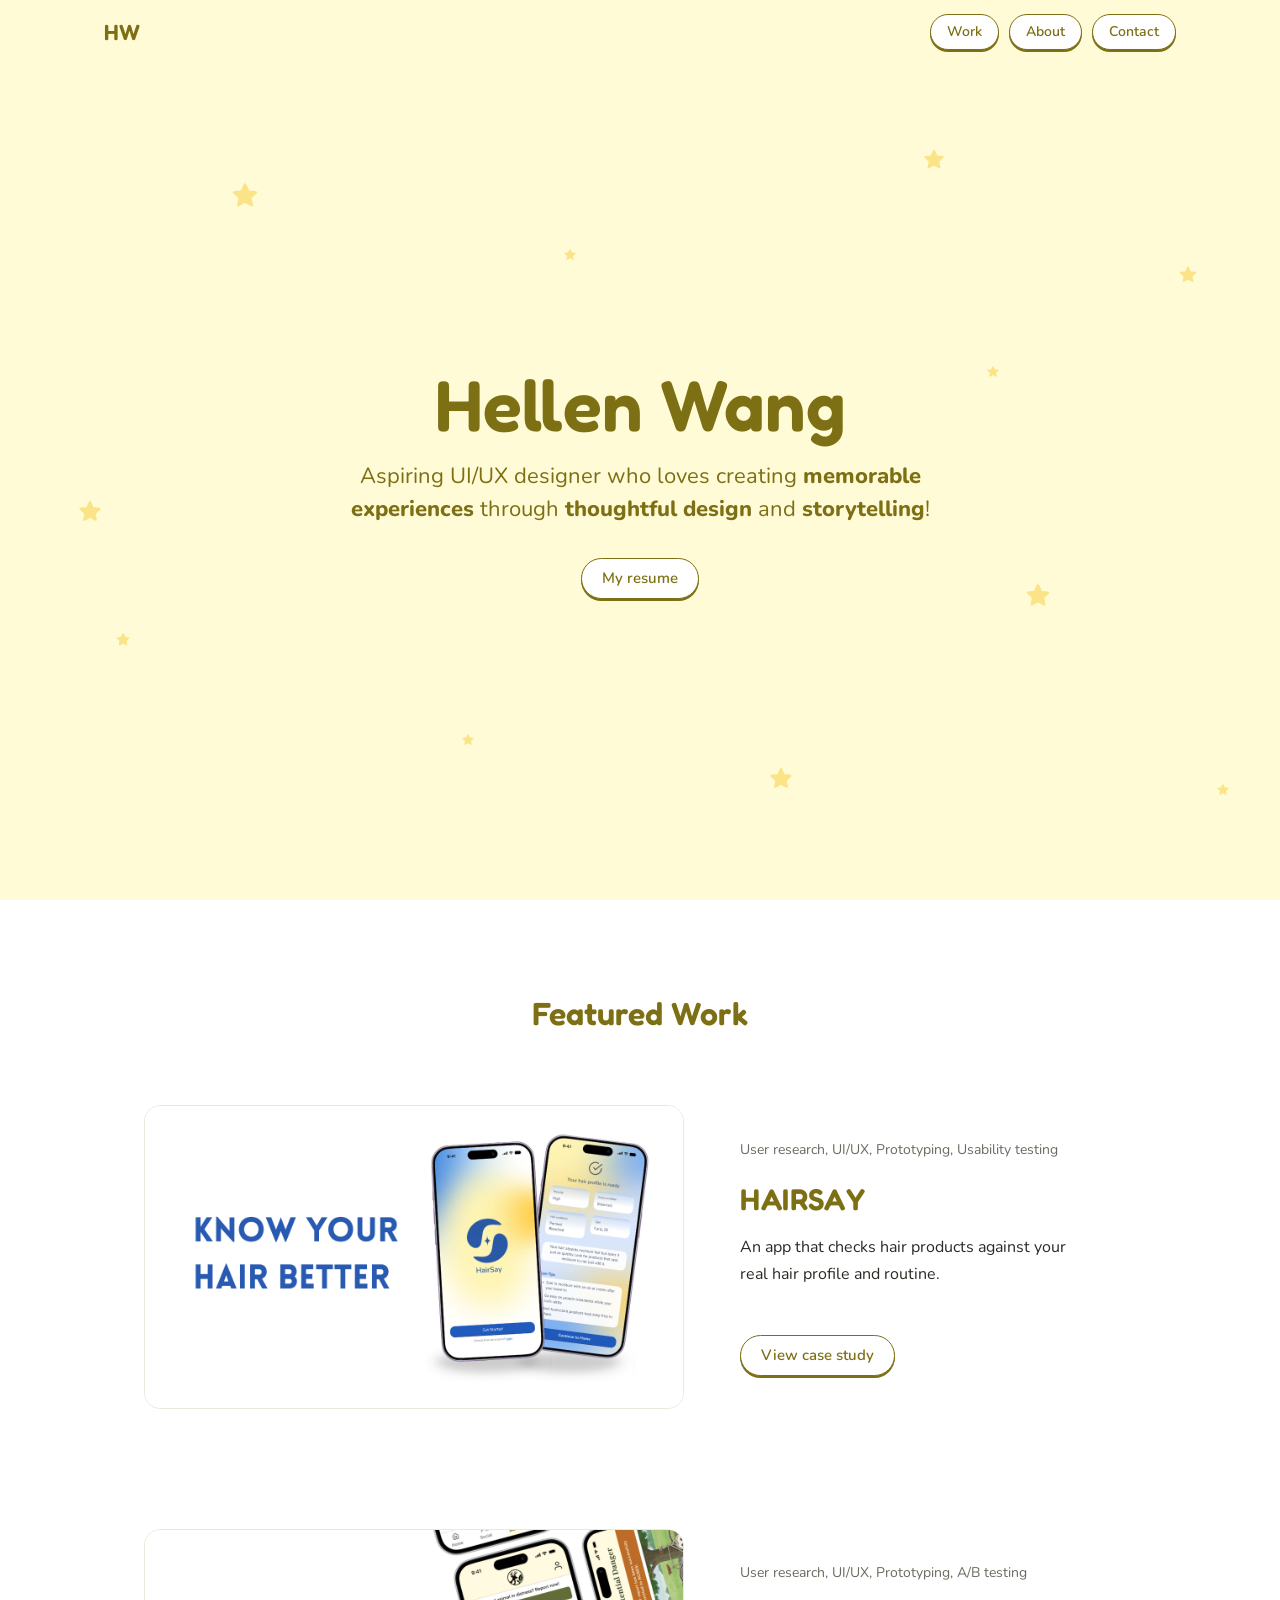
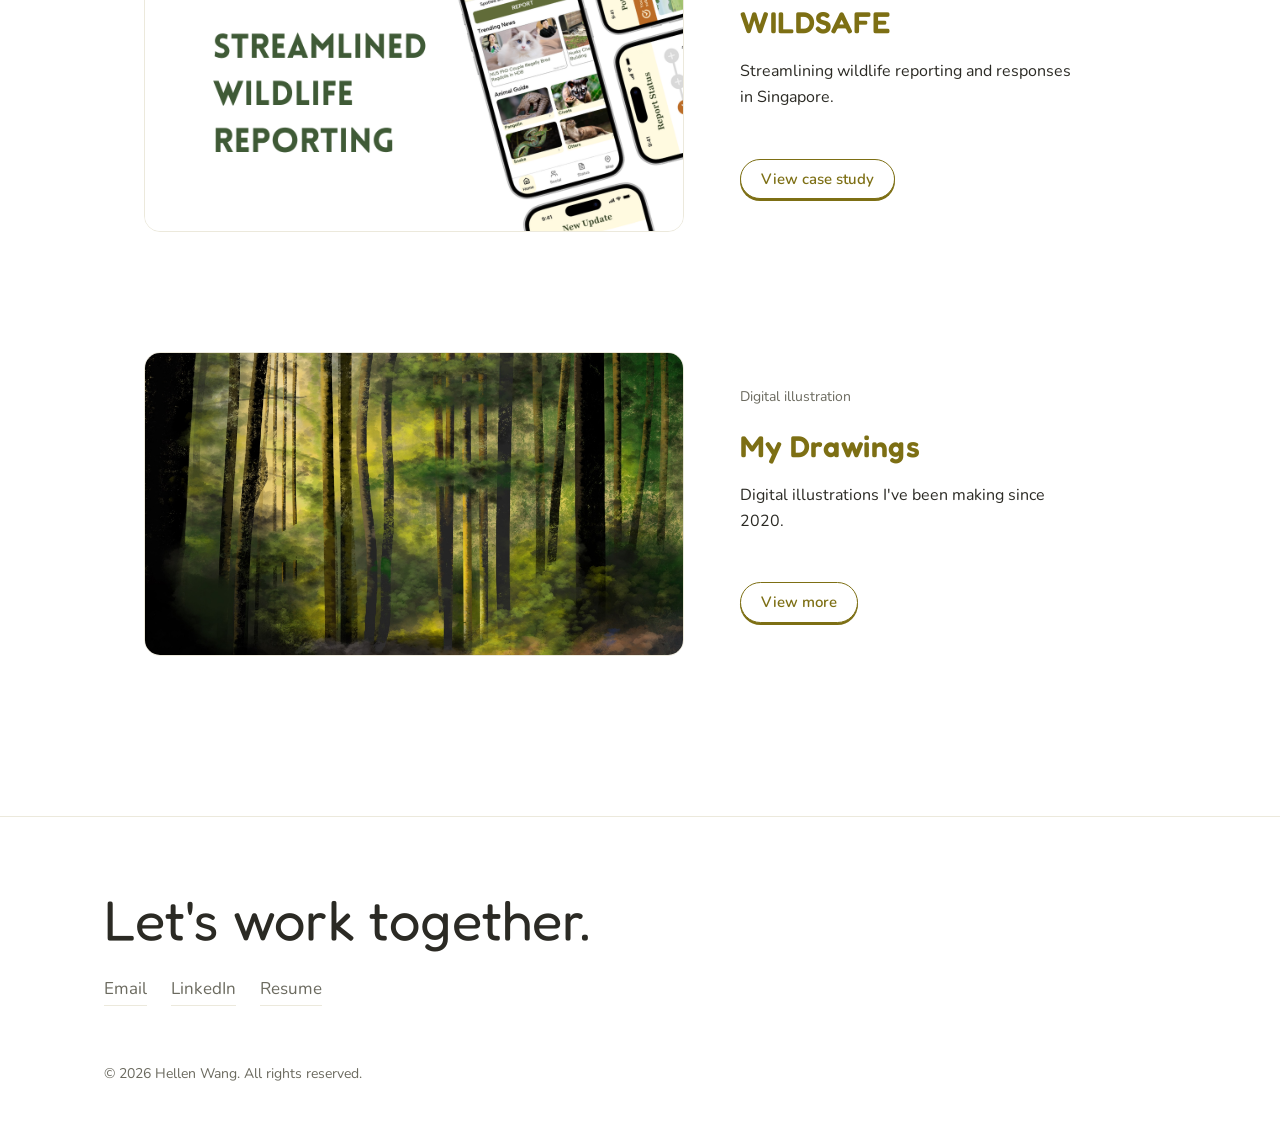
<file: index.html>
<!DOCTYPE html>
<html lang="en">
<head>
  <meta charset="UTF-8" />
  <meta name="viewport" content="width=device-width, initial-scale=1.0" />
  <title>Hellen Wang — UI/UX Designer</title>
  <meta name="description" content="Portfolio of Hellen Wang, UI/UX designer and Information Systems student at SMU." />
  <link rel="preconnect" href="https://fonts.googleapis.com" />
  <link rel="preconnect" href="https://fonts.gstatic.com" crossorigin />
  <link href="https://fonts.googleapis.com/css2?family=Fredoka:wght@500;600&family=Nunito:wght@400;600;700;800&display=swap" rel="stylesheet" />
  <link rel="stylesheet" href="style.css" />
</head>
<body>

  <nav class="nav">
    <div class="wrap">
      <a href="index.html" class="logo">HW</a>
      <ul class="nav-links">
        <li><a href="index.html#work">Work</a></li>
        <li><a href="about.html">About</a></li>
        <li><a href="#contact">Contact</a></li>
      </ul>
    </div>
  </nav>

  <!-- HERO -->
  <header class="hero">
    <!-- Decorative stars: move them by changing top/left -->
    <svg width="0" height="0" style="position:absolute" aria-hidden="true">
      <symbol id="star" viewBox="0 0 24 24"><path d="M12 2.8l2.6 5.6 6.1.7-4.5 4.2 1.2 6-5.4-3-5.4 3 1.2-6-4.5-4.2 6.1-.7z" stroke-linejoin="round" /></symbol>
    </svg>
    <div class="stars" aria-hidden="true">
      <svg style="top:14%;left:18%;width:30px"><use href="#star" /></svg>
      <svg style="top:22%;left:44%;width:14px"><use href="#star" /></svg>
      <svg style="top:10%;left:72%;width:24px"><use href="#star" /></svg>
      <svg style="top:24%;left:92%;width:20px"><use href="#star" /></svg>
      <svg style="top:36%;left:77%;width:14px"><use href="#star" /></svg>
      <svg style="top:52%;left:6%;width:26px"><use href="#star" /></svg>
      <svg style="top:68%;left:9%;width:16px"><use href="#star" /></svg>
      <svg style="top:62%;left:80%;width:28px"><use href="#star" /></svg>
      <svg style="top:80%;left:36%;width:14px"><use href="#star" /></svg>
      <svg style="top:84%;left:60%;width:26px"><use href="#star" /></svg>
      <svg style="top:86%;left:95%;width:14px"><use href="#star" /></svg>
    </div>
    <div class="wrap hero-text">
      <h1>Hellen Wang</h1>
      <p>Aspiring UI/UX designer who loves creating <strong>memorable experiences</strong> through <strong>thoughtful design</strong> and <strong>storytelling</strong>!</p>
      <a href="https://drive.google.com/file/d/1pF7Rs0oGjBkpFHDTkg84cxJd0Bi0h14N/view?usp=sharing" target="_blank" class="btn">My resume</a>
    </div>
  </header>

  <main>
    <!-- WORK -->
    <section class="work" id="work">
      <h2 class="center-title">Featured Work</h2>

      <article class="project reveal">
        <a href="hairsay.html" class="project-img"><img src="images/hairsay/cover.png" alt="Hairsay app screens" /></a>
        <div class="project-text">
          <div class="project-info">
            <p class="project-tags">User research, UI/UX, Prototyping, Usability testing</p>
            <h3>HAIRSAY</h3>
            <p>An app that checks hair products against your real hair profile and routine.</p>
          </div>
          <a href="hairsay.html" class="btn">View case study</a>
        </div>
      </article>

      <article class="project reveal">
        <a href="wildsafe.html" class="project-img"><img src="images/wildsafe/cover.png" alt="Wildsafe app screens" /></a>
        <div class="project-text">
          <div class="project-info">
            <p class="project-tags">User research, UI/UX, Prototyping, A/B testing</p>
            <h3>WILDSAFE</h3>
            <p>Streamlining wildlife reporting and responses in Singapore.</p>
          </div>
          <a href="wildsafe.html" class="btn">View case study</a>
        </div>
      </article>


      <article class="project reveal">
        <a href="drawings.html" class="project-img"><img src="images/drawings/1.jpg" alt="Digital drawing of a forest" /></a>
        <div class="project-text">
          <div class="project-info">
            <p class="project-tags">Digital illustration</p>
            <h3>My Drawings</h3>
            <p>Digital illustrations I've been making since 2020.</p>
          </div>
          <a href="drawings.html" class="btn">View more</a>
        </div>
      </article>
    </section>

  </main>

  <!-- CONTACT -->
  <footer id="contact">
    <div class="wrap">
      <h2>Let's work together.</h2>
      <div class="links">
        <a href="mailto:hellen.2024@computing.smu.edu.sg">Email</a>
        <a href="https://www.linkedin.com/in/wanghellen/" target="_blank">LinkedIn</a>
        <a href="https://drive.google.com/file/d/1pF7Rs0oGjBkpFHDTkg84cxJd0Bi0h14N/view?usp=sharing" target="_blank">Resume</a>
      </div>
      <p class="copy">© <span class="year">2026</span> Hellen Wang. All rights reserved.</p>
    </div>
  </footer>

  <script src="script.js"></script>
</body>
</html>
</file>
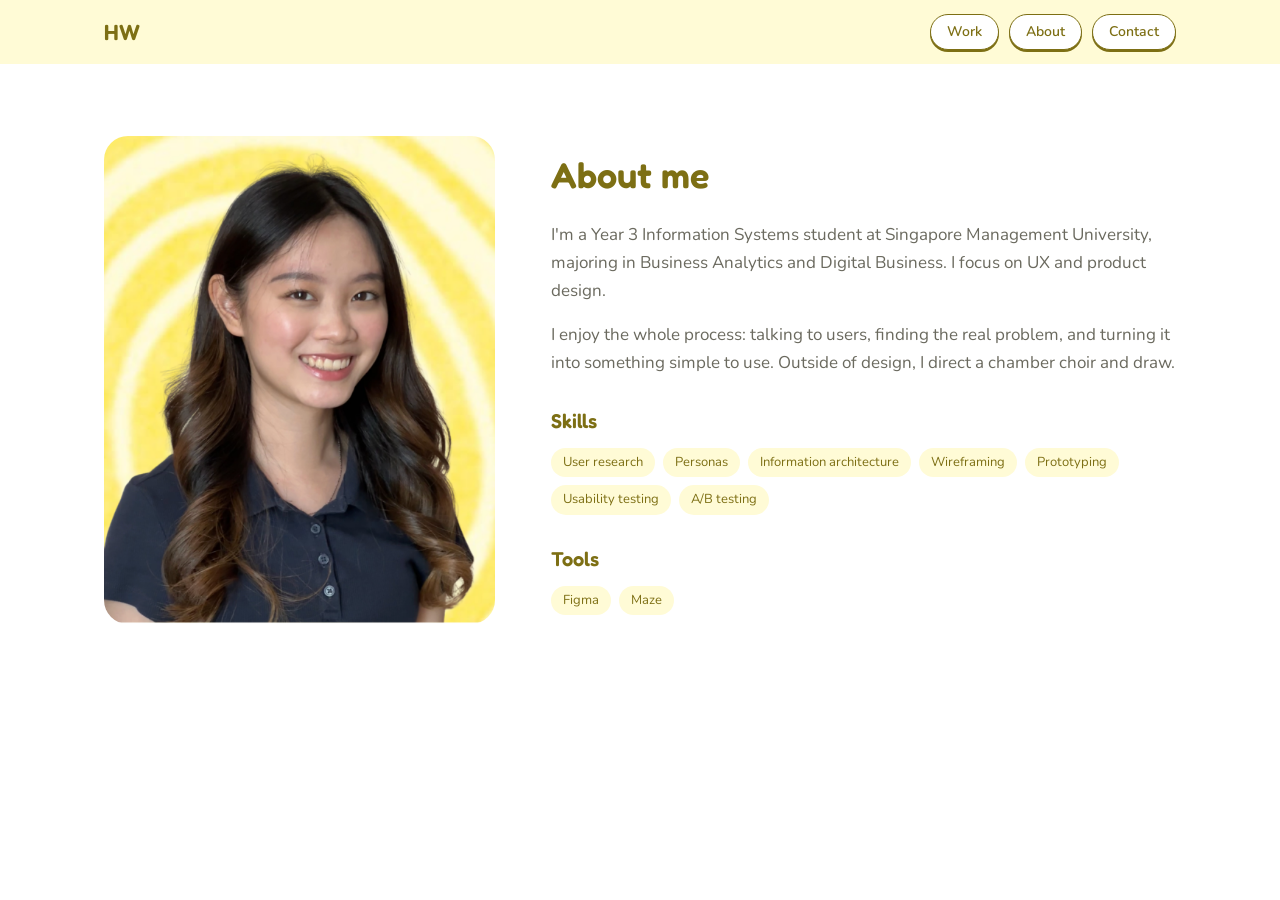
<file: about.html>
<!DOCTYPE html>
<html lang="en">
<head>
  <meta charset="UTF-8" />
  <meta name="viewport" content="width=device-width, initial-scale=1.0" />
  <title>About — Hellen Wang</title>
  <meta name="description" content="About Hellen Wang, UI/UX designer and Information Systems student at SMU." />
  <link rel="preconnect" href="https://fonts.googleapis.com" />
  <link rel="preconnect" href="https://fonts.gstatic.com" crossorigin />
  <link href="https://fonts.googleapis.com/css2?family=Fredoka:wght@500;600&family=Nunito:wght@400;600;700;800&display=swap" rel="stylesheet" />
  <link rel="stylesheet" href="style.css" />
</head>
<body>

  <nav class="nav">
    <div class="wrap">
      <a href="index.html" class="logo">HW</a>
      <ul class="nav-links">
        <li><a href="index.html#work">Work</a></li>
        <li><a href="about.html">About</a></li>
        <li><a href="index.html#contact">Contact</a></li>
      </ul>
    </div>
  </nav>

  <main class="wrap">
    <section class="about about-page">
      <div class="about-photo"><img src="images/profile.png" alt="Portrait of Hellen Wang" /></div>
      <div>
        <h1>About me</h1>
        <p>I'm a Year 3 Information Systems student at Singapore Management University, majoring in Business Analytics and Digital Business. I focus on UX and product design.</p>
        <p>I enjoy the whole process: talking to users, finding the real problem, and turning it into something simple to use. Outside of design, I direct a chamber choir and draw.</p>
        <h2 class="about-sub">Skills</h2>
        <div class="skills">
          <span class="tag">User research</span>
          <span class="tag">Personas</span>
          <span class="tag">Information architecture</span>
          <span class="tag">Wireframing</span>
          <span class="tag">Prototyping</span>
          <span class="tag">Usability testing</span>
          <span class="tag">A/B testing</span>
        </div>

        <h2 class="about-sub">Tools</h2>
        <div class="skills">
          <span class="tag">Figma</span>
          <span class="tag">Maze</span>
        </div>
      </div>
    </section>
  </main>

  <script src="script.js"></script>
</body>
</html>
</file>
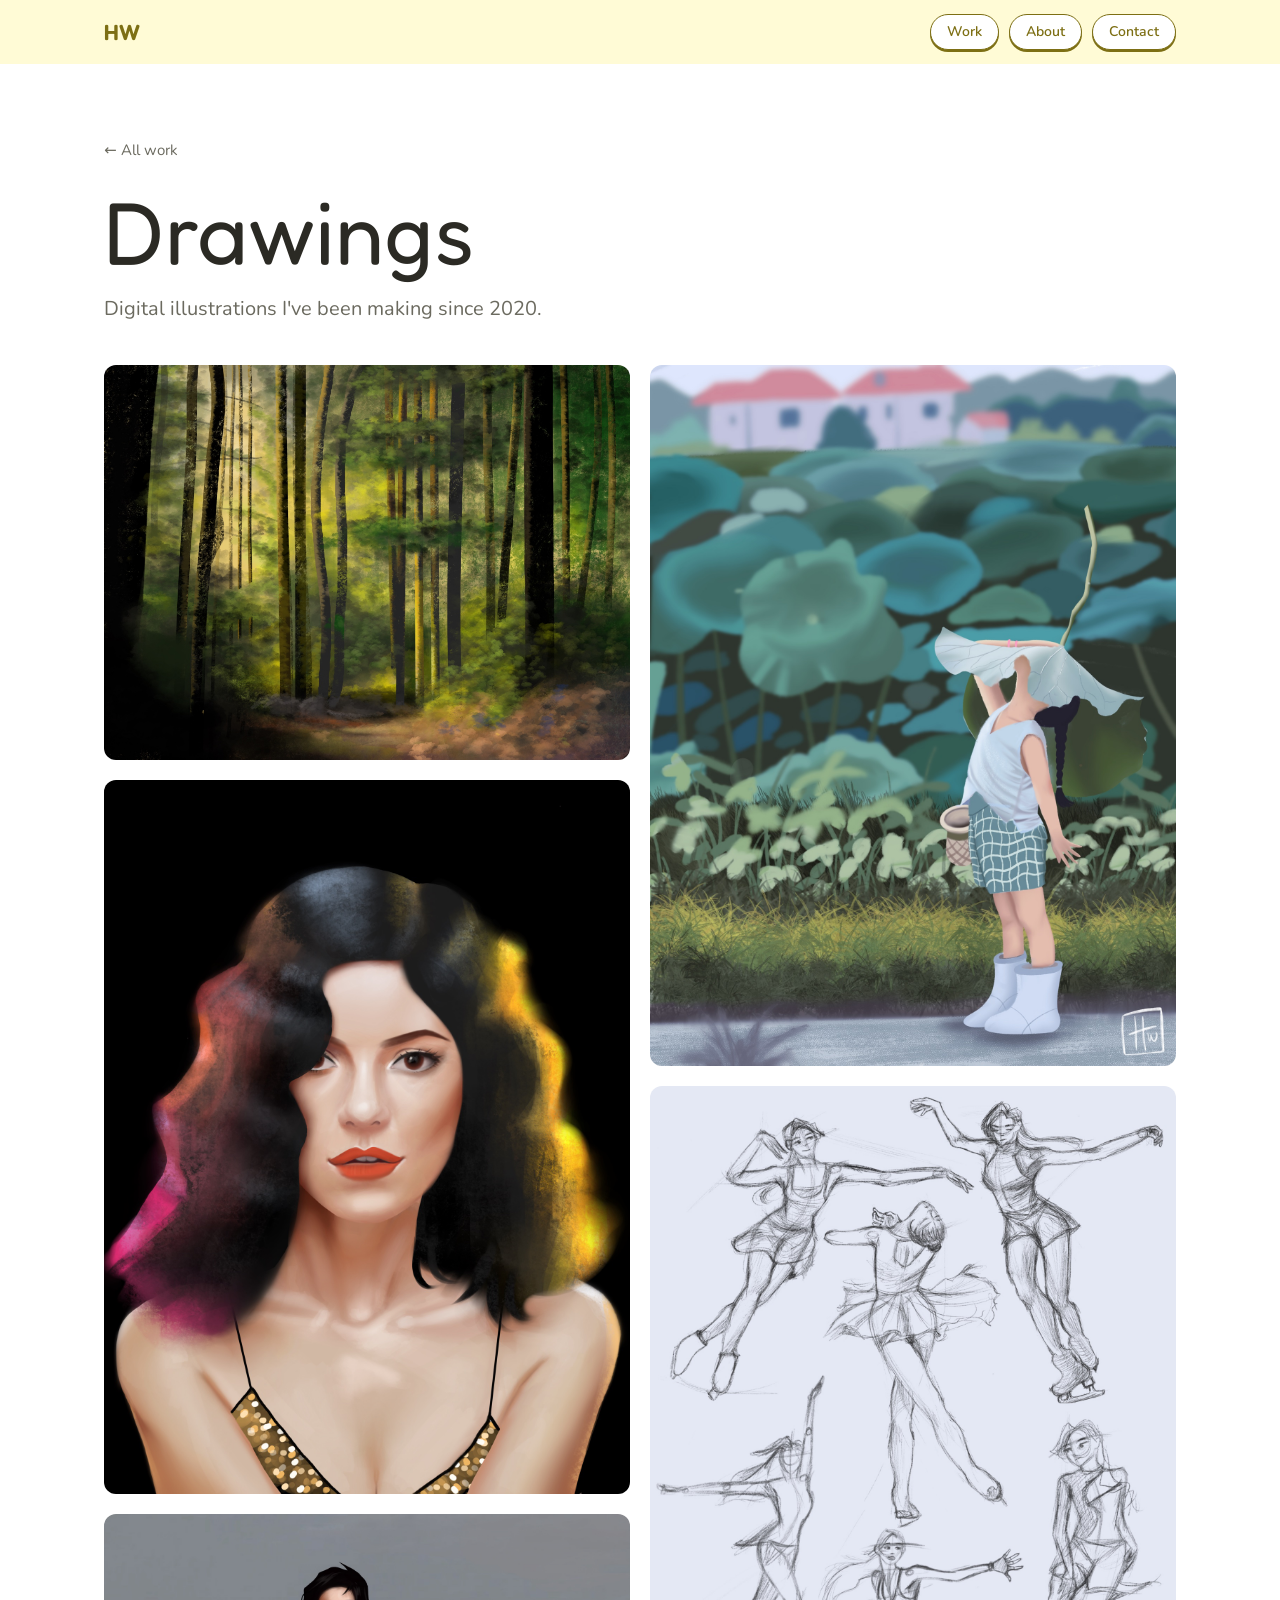
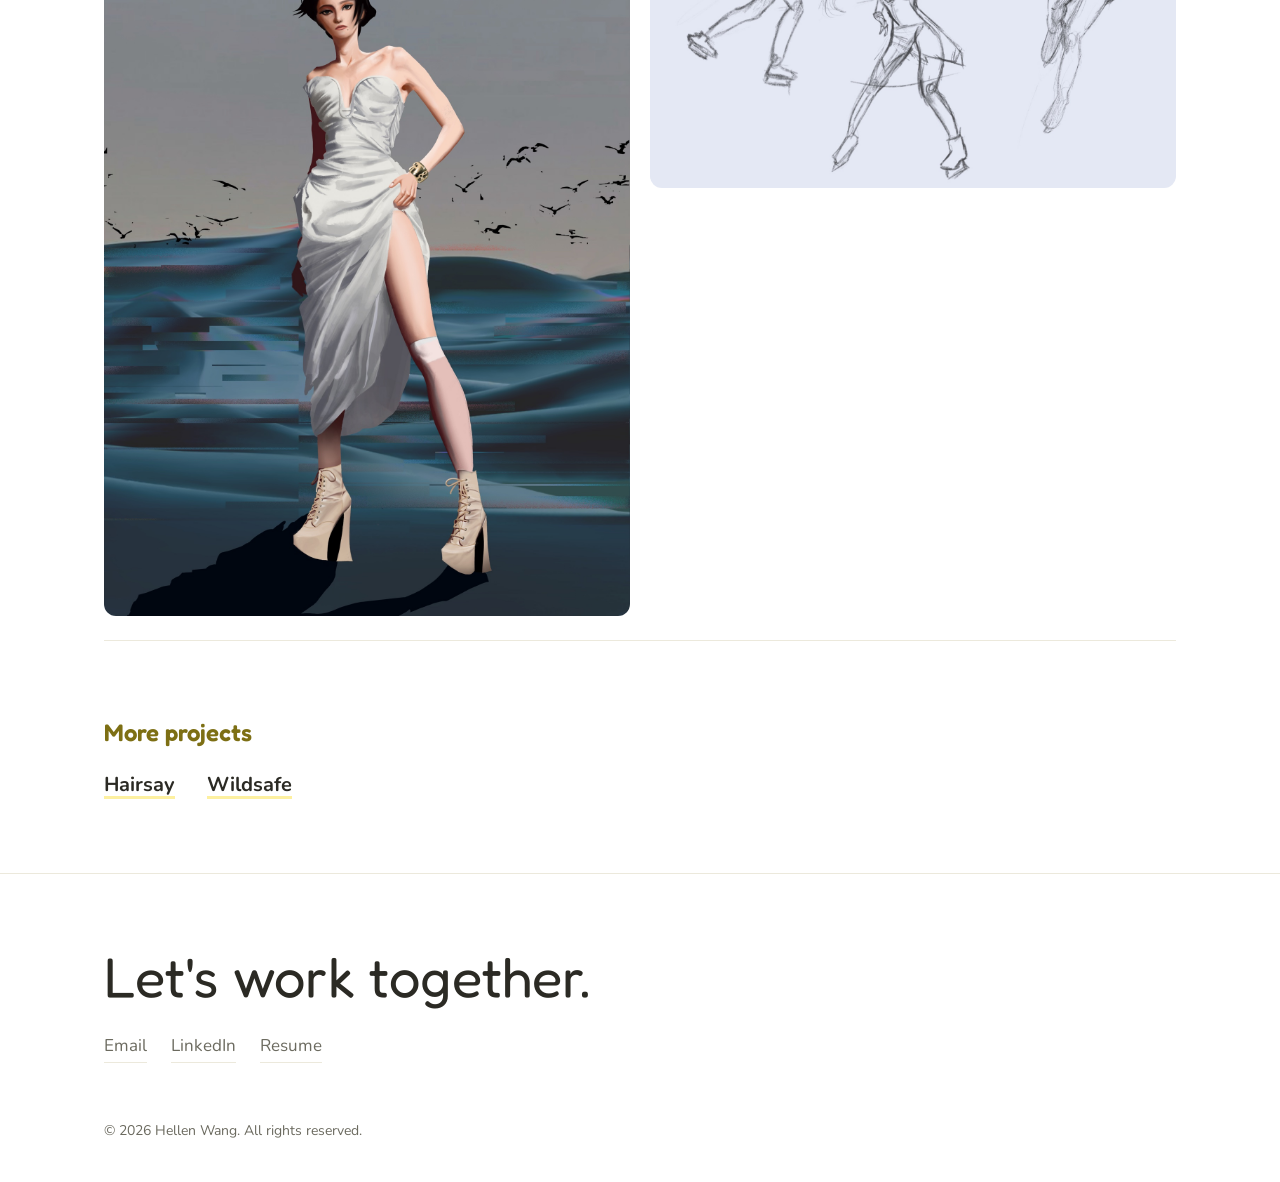
<file: drawings.html>
<!DOCTYPE html>
<html lang="en">
<head>
  <meta charset="UTF-8" />
  <meta name="viewport" content="width=device-width, initial-scale=1.0" />
  <title>Drawings — Hellen Wang</title>
  <meta name="description" content="Digital drawings by Hellen Wang." />
  <link rel="preconnect" href="https://fonts.googleapis.com" />
  <link rel="preconnect" href="https://fonts.gstatic.com" crossorigin />
  <link href="https://fonts.googleapis.com/css2?family=Fredoka:wght@500;600&family=Nunito:wght@400;600;700;800&display=swap" rel="stylesheet" />
  <link rel="stylesheet" href="style.css" />
</head>
<body>

  <nav class="nav">
    <div class="wrap">
      <a href="index.html" class="logo">HW</a>
      <ul class="nav-links">
        <li><a href="index.html#work">Work</a></li>
        <li><a href="about.html">About</a></li>
        <li><a href="#contact">Contact</a></li>
      </ul>
    </div>
  </nav>

  <header class="wrap cs-hero">
    <a href="index.html#work" class="back">← All work</a>
    <h1>Drawings</h1>
    <p class="lead">Digital illustrations I've been making since 2020.</p>
  </header>

  <main class="wrap">
    <!-- Add or remove <img> lines to change the gallery -->
    <div class="gallery">
      <img src="images/drawings/1.jpg" alt="Digital drawing 1" />
      <img src="images/drawings/2.jpg" alt="Digital drawing 2" />
      <img src="images/drawings/3.jpg" alt="Digital drawing 3" />
      <img src="images/drawings/4.jpg" alt="Digital drawing 4" />
      <img src="images/drawings/5.jpg" alt="Digital drawing 5" />
    </div>

    <section class="section more">
      <h2>More projects</h2>
      <ul class="more-list">
        <li><a href="hairsay.html">Hairsay</a></li>
        <li><a href="wildsafe.html">Wildsafe</a></li>
      </ul>
    </section>
  </main>

  <footer id="contact">
    <div class="wrap">
      <h2>Let's work together.</h2>
      <div class="links">
        <a href="mailto:hellen.2024@computing.smu.edu.sg">Email</a>
        <a href="https://www.linkedin.com/in/wanghellen/" target="_blank">LinkedIn</a>
        <a href="https://drive.google.com/file/d/1pF7Rs0oGjBkpFHDTkg84cxJd0Bi0h14N/view?usp=sharing" target="_blank">Resume</a>
      </div>
      <p class="copy">© <span class="year">2026</span> Hellen Wang. All rights reserved.</p>
    </div>
  </footer>

  <script src="script.js"></script>
</body>
</html>
</file>
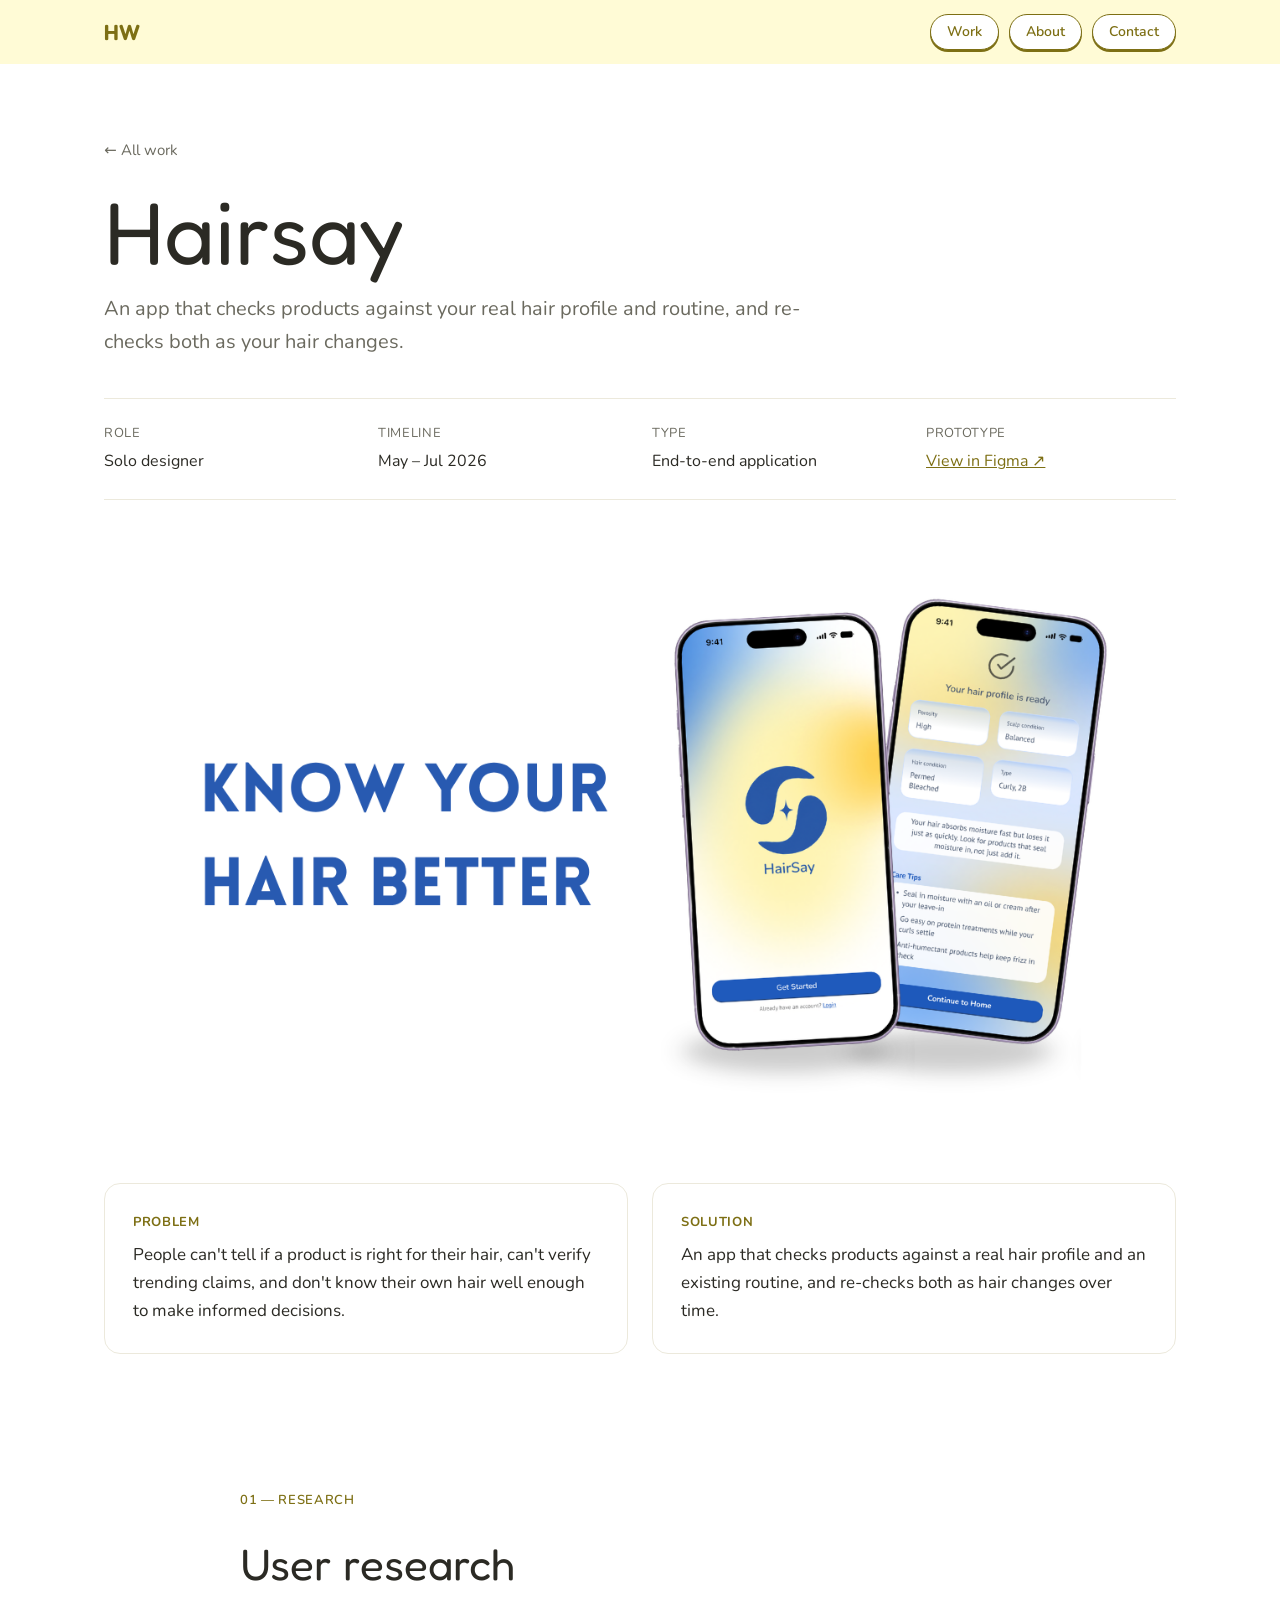
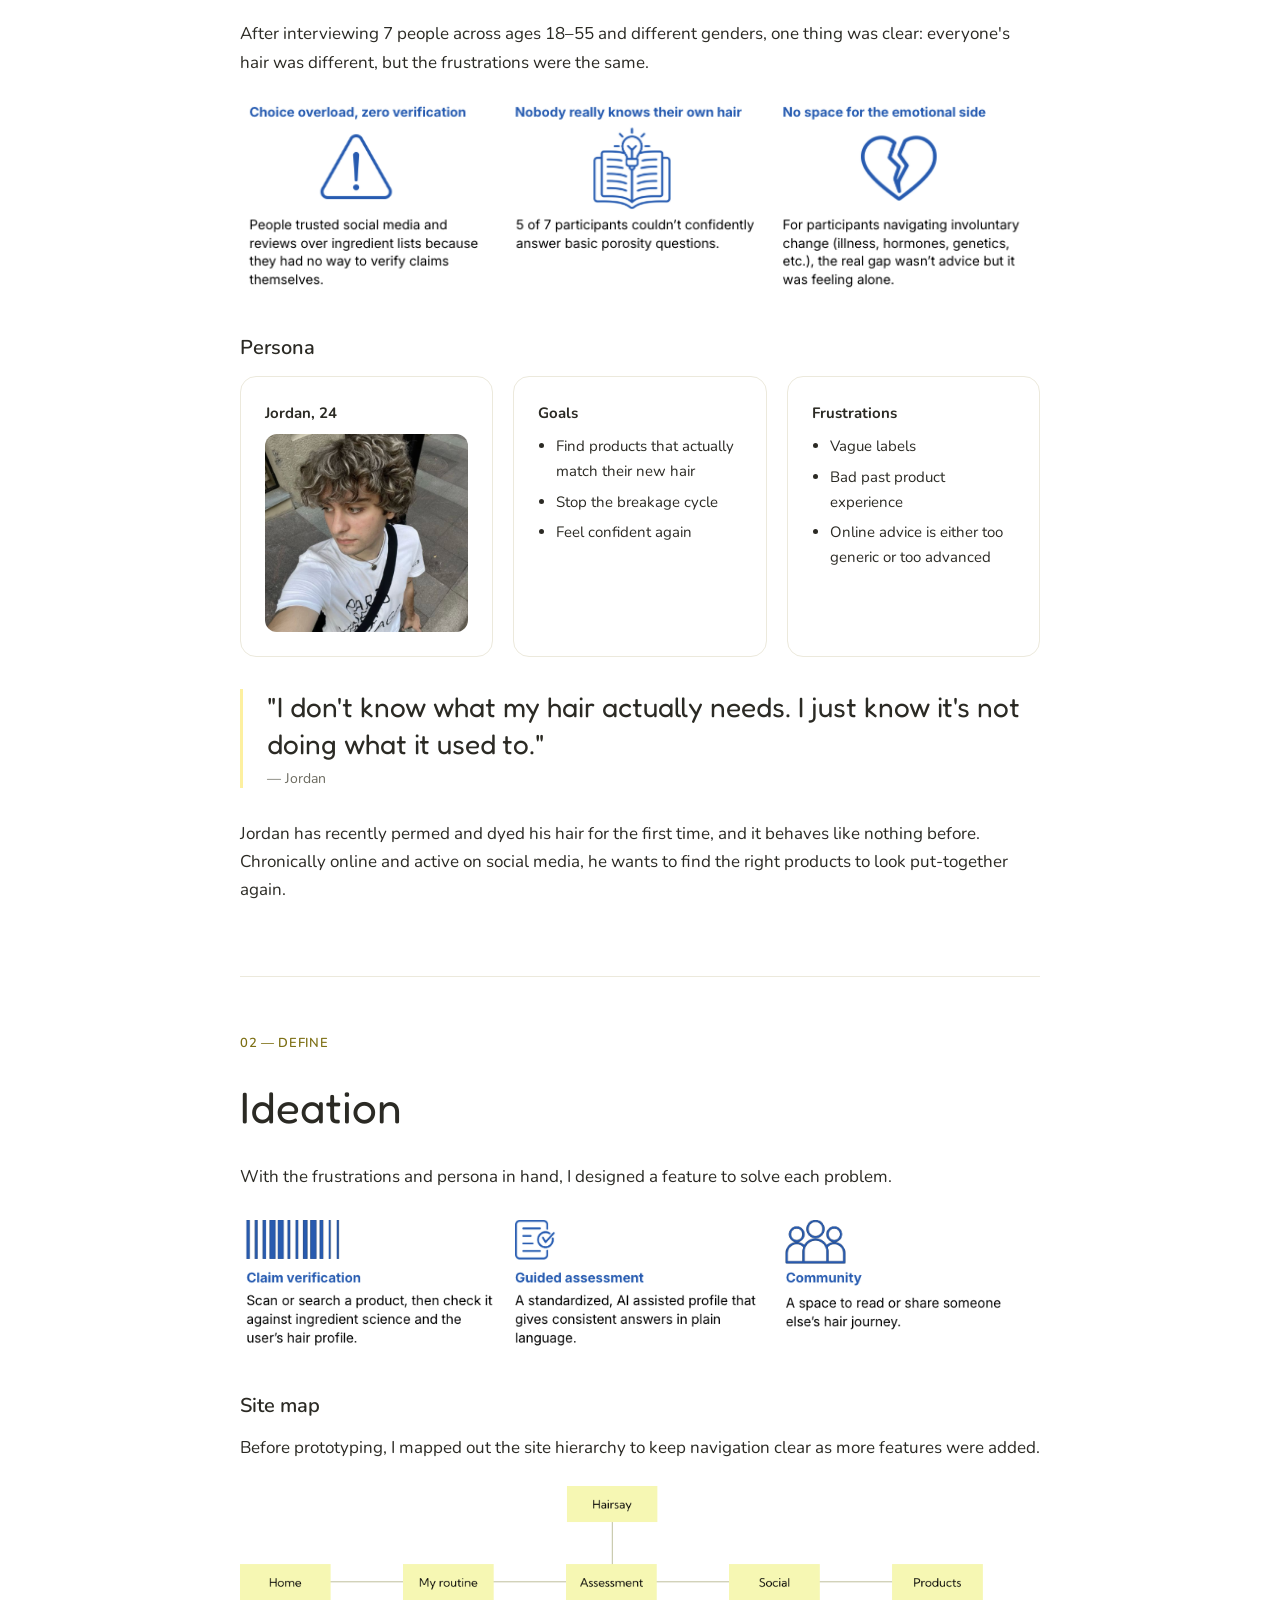
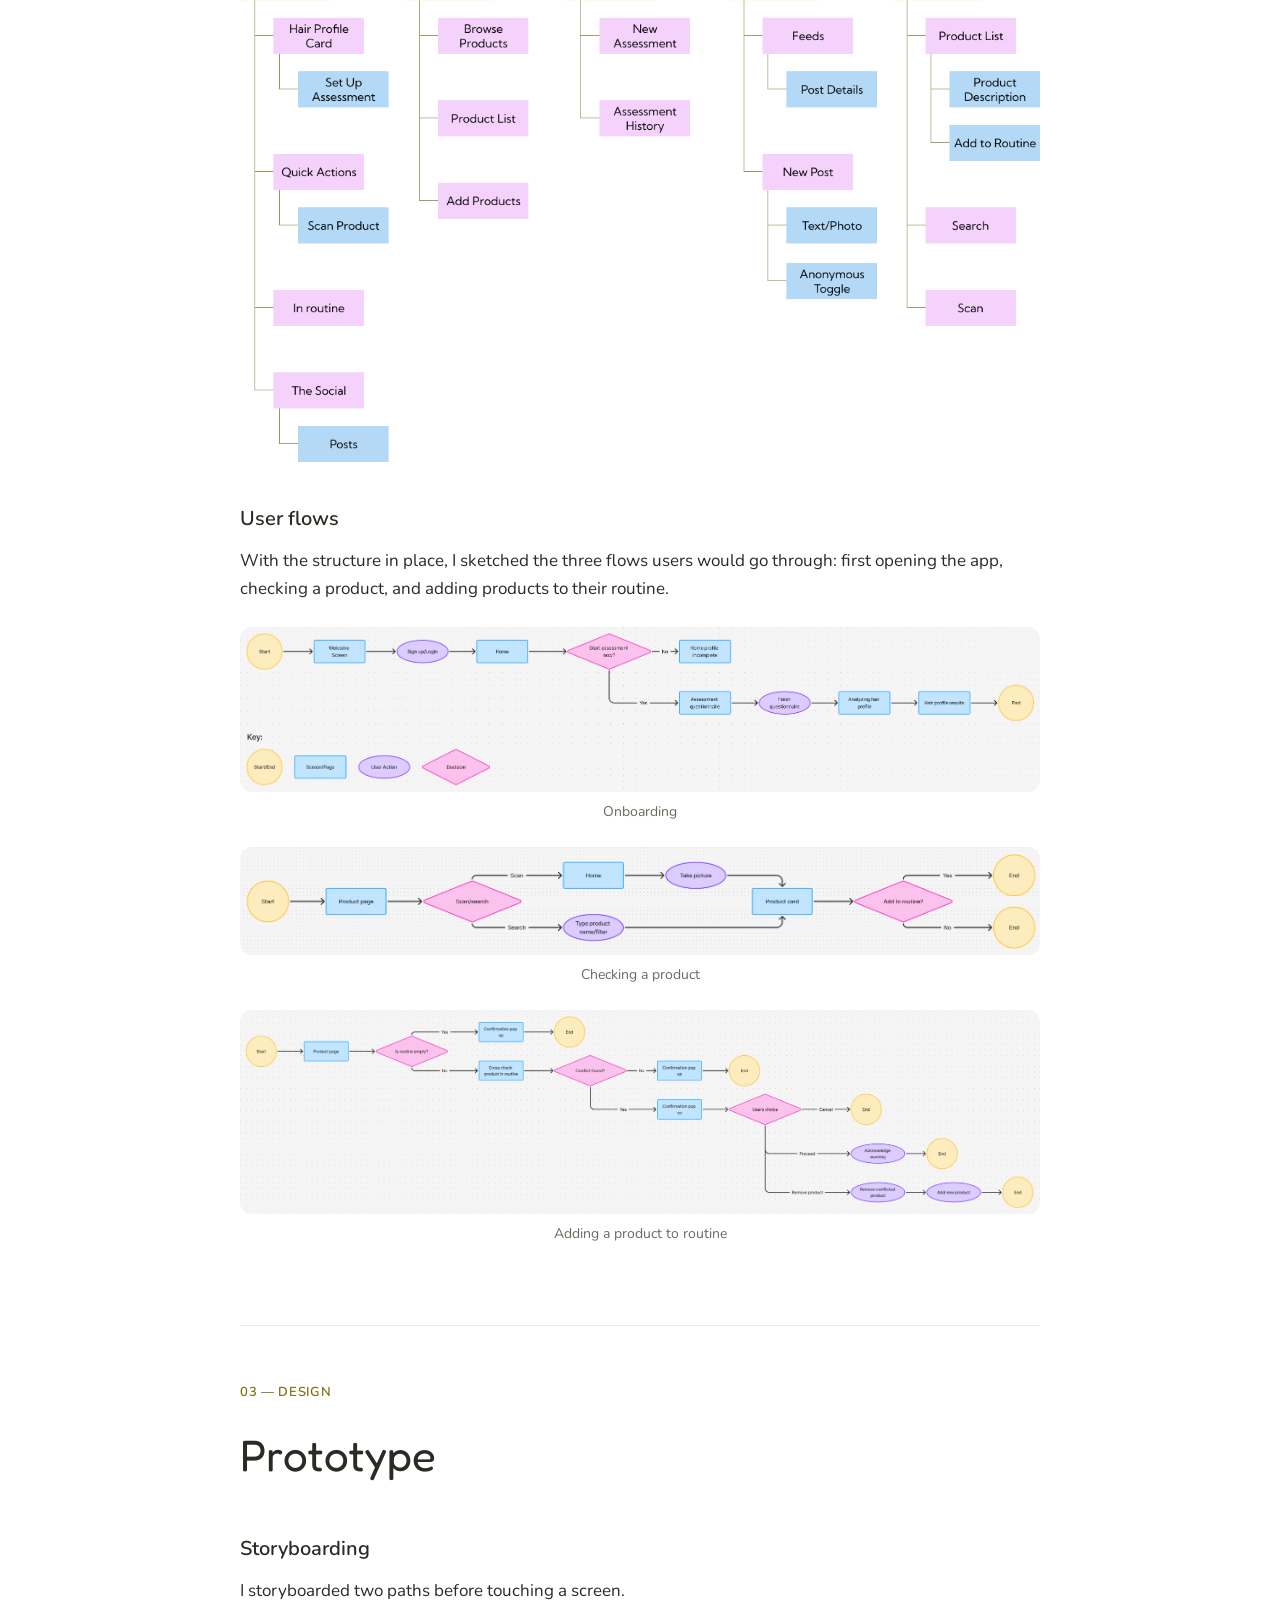
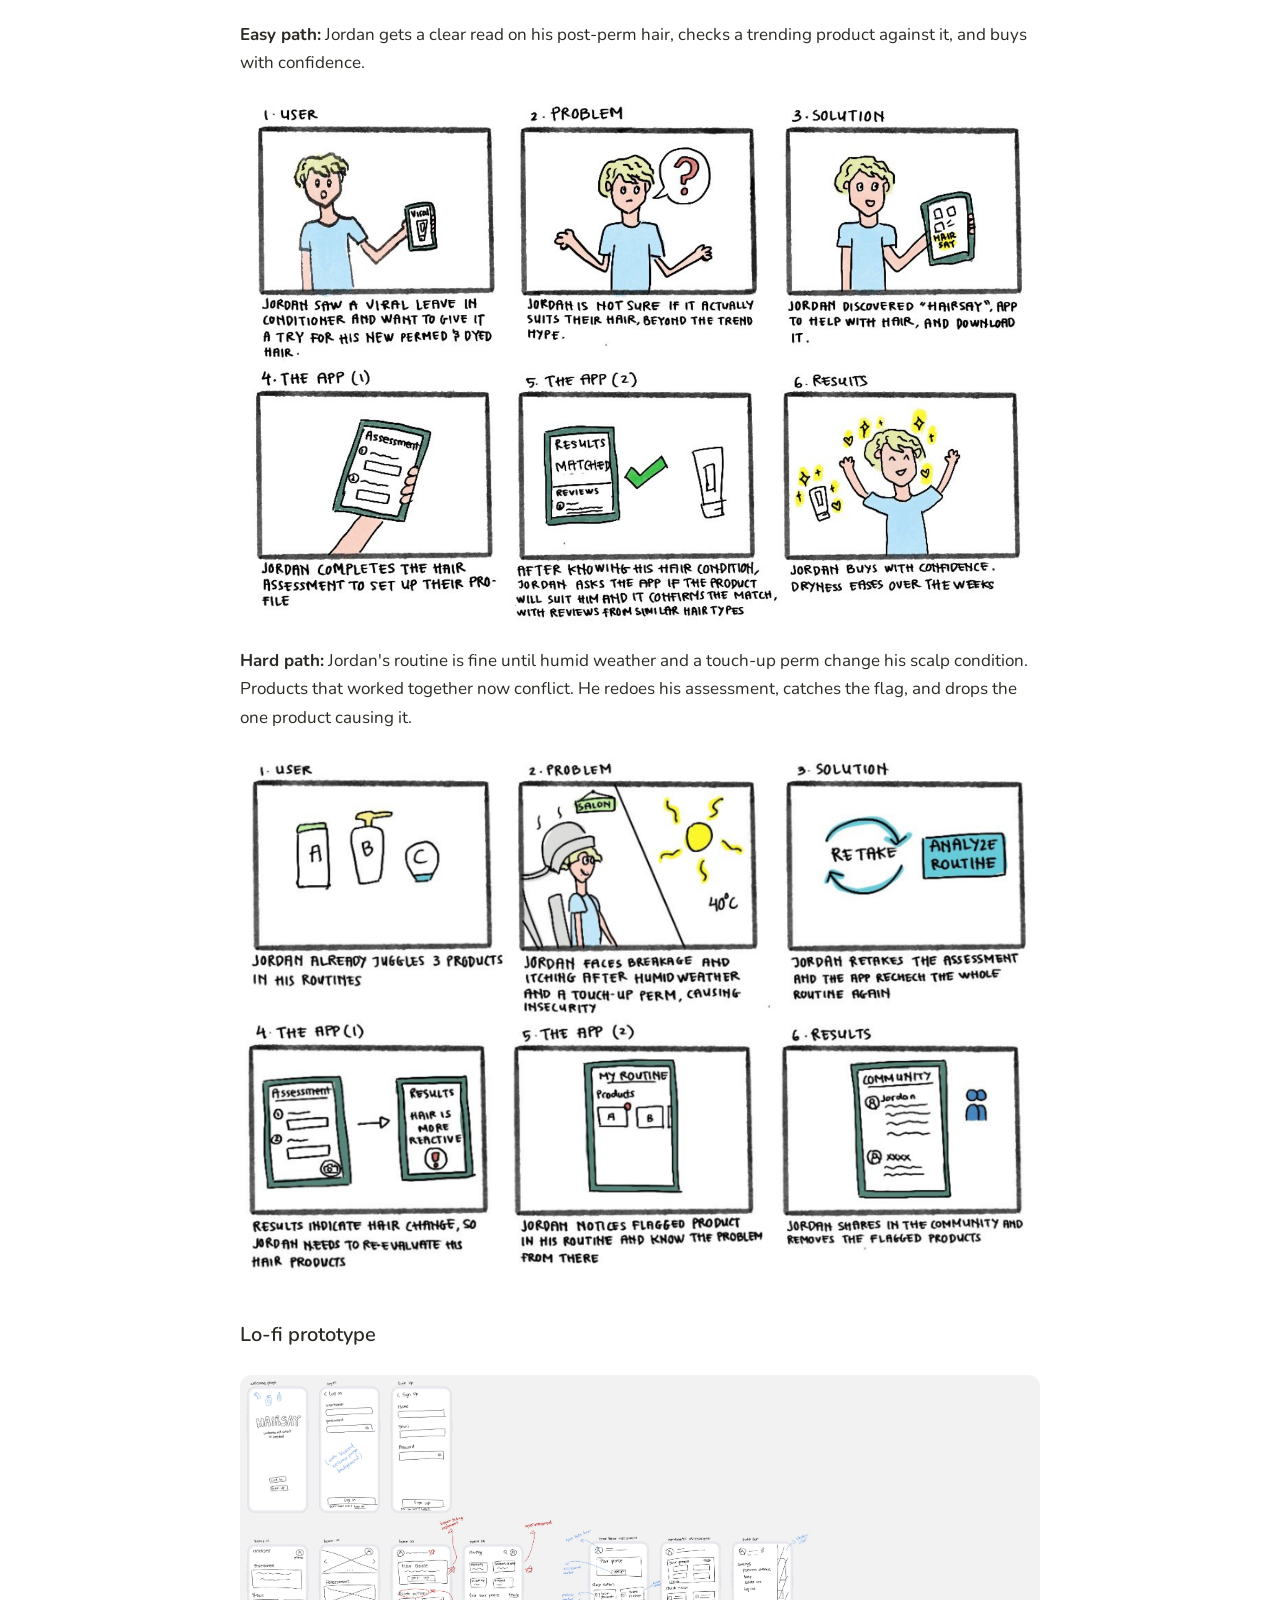
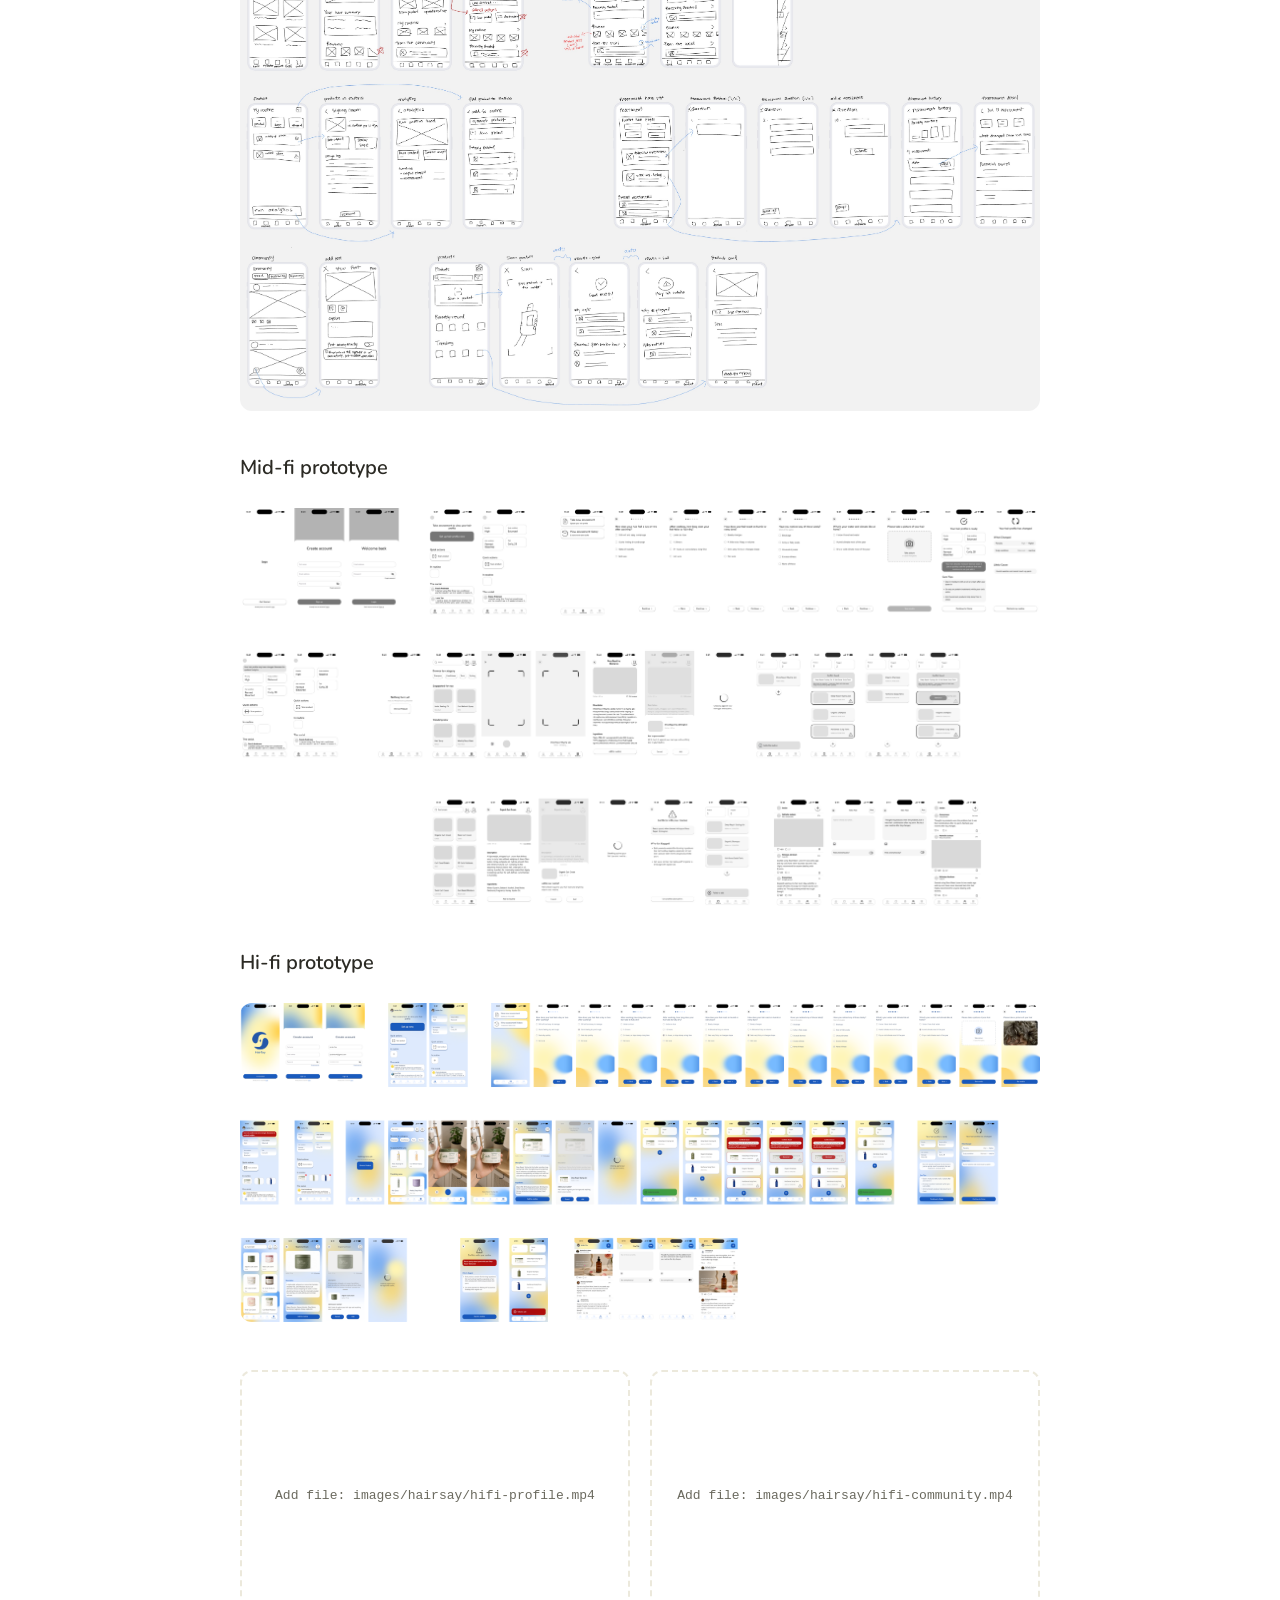
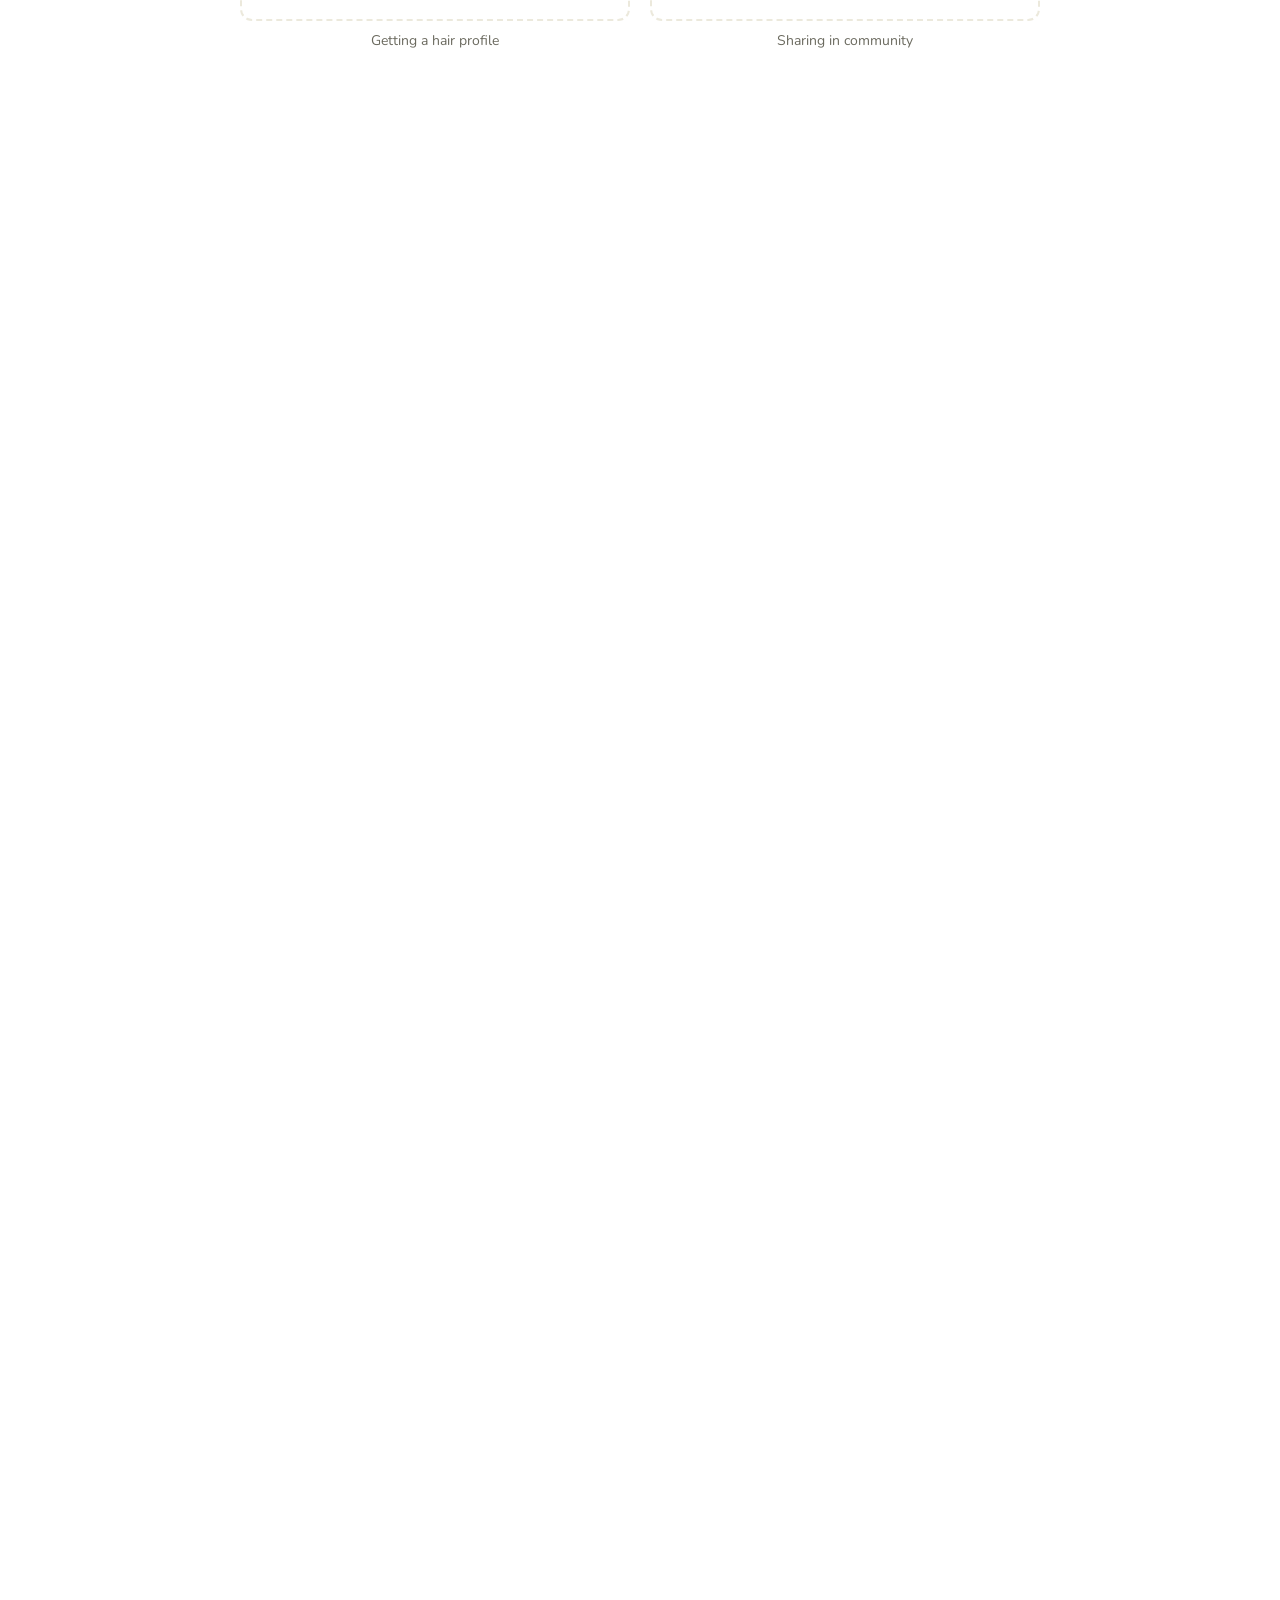
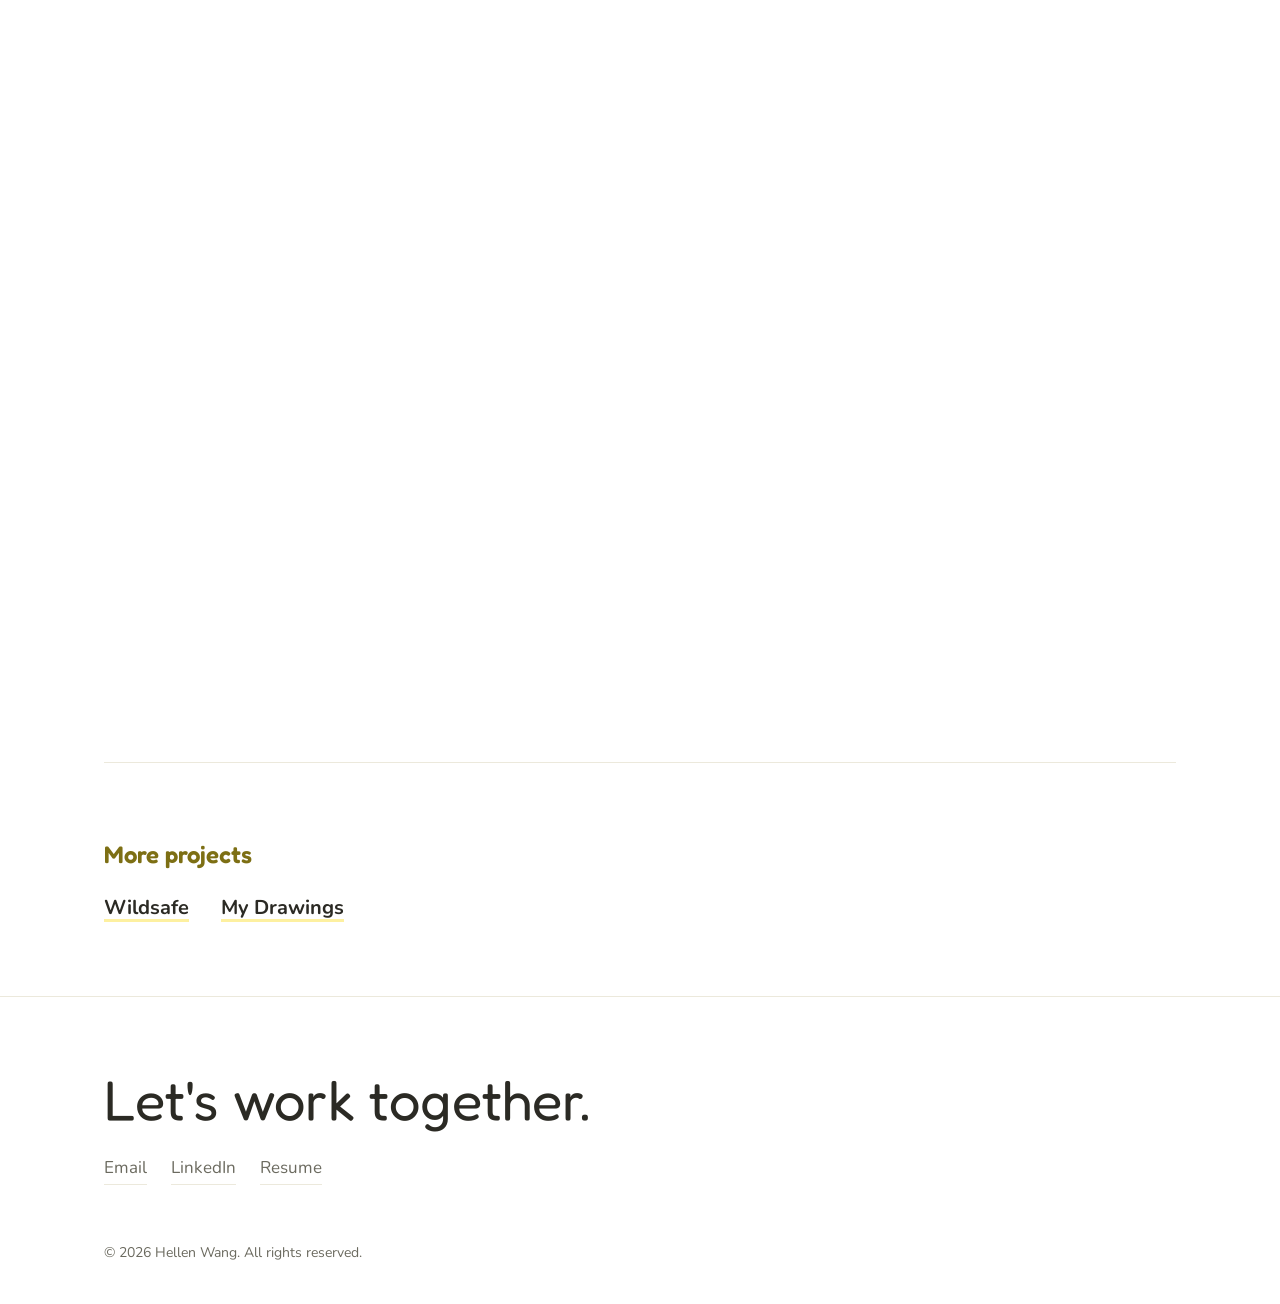
<file: hairsay.html>
<!DOCTYPE html>
<html lang="en">
<head>
  <meta charset="UTF-8" />
  <meta name="viewport" content="width=device-width, initial-scale=1.0" />
  <title>Hairsay — Hellen Wang</title>
  <meta name="description" content="Hairsay: an app that checks hair products against your hair profile and routine." />
  <link rel="preconnect" href="https://fonts.googleapis.com" />
  <link rel="preconnect" href="https://fonts.gstatic.com" crossorigin />
  <link href="https://fonts.googleapis.com/css2?family=Fredoka:wght@500;600&family=Nunito:wght@400;600;700;800&display=swap" rel="stylesheet" />
  <link rel="stylesheet" href="style.css" />
</head>
<body>

  <nav class="nav">
    <div class="wrap">
      <a href="index.html" class="logo">HW</a>
      <ul class="nav-links">
        <li><a href="index.html#work">Work</a></li>
        <li><a href="about.html">About</a></li>
        <li><a href="#contact">Contact</a></li>
      </ul>
    </div>
  </nav>

  <header class="wrap cs-hero">
    <a href="index.html#work" class="back">← All work</a>
    <h1>Hairsay</h1>
    <p class="lead">An app that checks products against your real hair profile and routine, and re-checks both as your hair changes.</p>
    <dl class="meta">
      <div><dt>Role</dt><dd>Solo designer</dd></div>
      <div><dt>Timeline</dt><dd>May – Jul 2026</dd></div>
      <div><dt>Type</dt><dd>End-to-end application</dd></div>
      <div><dt>Prototype</dt><dd><a href="https://www.figma.com/proto/pI04cfj1ZWbSQ8Te8dIvmx/hairsay?page-id=212%3A1509&node-id=212-2348&viewport=829%2C249%2C0.29&t=DZSjDZkcLgrdPzj8-1&scaling=scale-down&content-scaling=fixed&starting-point-node-id=212%3A2348" target="_blank">View in Figma ↗</a></dd></div>
    </dl>
    <figure class="cover"><img src="images/hairsay/cover.png" alt="Hairsay app overview" /></figure>
    <div class="ps">
      <div><h4>Problem</h4><p>People can't tell if a product is right for their hair, can't verify trending claims, and don't know their own hair well enough to make informed decisions.</p></div>
      <div><h4>Solution</h4><p>An app that checks products against a real hair profile and an existing routine, and re-checks both as hair changes over time.</p></div>
    </div>
  </header>

  <main class="wrap">
    <div class="cs">

      <section class="cs-section reveal">
        <p class="cs-label">01 — Research</p>
        <h2>User research</h2>
        <p>After interviewing 7 people across ages 18–55 and different genders, one thing was clear: everyone's hair was different, but the frustrations were the same.</p>
        <figure><img src="images/hairsay/research.png" alt="User research findings" /></figure>

        <h3>Persona</h3>
        <div class="three">
          <div class="box">
            <h4>Jordan, 24</h4>
            <img src="images/hairsay/persona.png" alt="Persona Jordan" />
          </div>
          <div class="box">
            <h4>Goals</h4>
            <ul>
              <li>Find products that actually match their new hair</li>
              <li>Stop the breakage cycle</li>
              <li>Feel confident again</li>
            </ul>
          </div>
          <div class="box">
            <h4>Frustrations</h4>
            <ul>
              <li>Vague labels</li>
              <li>Bad past product experience</li>
              <li>Online advice is either too generic or too advanced</li>
            </ul>
          </div>
        </div>
        <blockquote>"I don't know what my hair actually needs. I just know it's not doing what it used to."<cite>— Jordan</cite></blockquote>
        <p>Jordan has recently permed and dyed his hair for the first time, and it behaves like nothing before. Chronically online and active on social media, he wants to find the right products to look put-together again.</p>
      </section>

      <section class="cs-section reveal">
        <p class="cs-label">02 — Define</p>
        <h2>Ideation</h2>
        <p>With the frustrations and persona in hand, I designed a feature to solve each problem.</p>
        <figure><img src="images/hairsay/ideation.png" alt="Ideation: features mapped to problems" /></figure>

        <h3>Site map</h3>
        <p>Before prototyping, I mapped out the site hierarchy to keep navigation clear as more features were added.</p>
        <figure><img src="images/hairsay/sitemap.png" alt="Hairsay site map" /></figure>

        <h3>User flows</h3>
        <p>With the structure in place, I sketched the three flows users would go through: first opening the app, checking a product, and adding products to their routine.</p>
        <figure><img src="images/hairsay/flow-onboarding.png" alt="Onboarding flow" /><figcaption>Onboarding</figcaption></figure>
        <figure><img src="images/hairsay/flow-check-product.png" alt="Checking a product flow" /><figcaption>Checking a product</figcaption></figure>
        <figure><img src="images/hairsay/flow-add-routine.png" alt="Adding a product to routine flow" /><figcaption>Adding a product to routine</figcaption></figure>
      </section>

      <section class="cs-section reveal">
        <p class="cs-label">03 — Design</p>
        <h2>Prototype</h2>
        <h3>Storyboarding</h3>
        <p>I storyboarded two paths before touching a screen.</p>
        <p><strong>Easy path:</strong> Jordan gets a clear read on his post-perm hair, checks a trending product against it, and buys with confidence.</p>
        <figure><img src="images/hairsay/storyboard-easy.png" alt="Easy path storyboard" /></figure>
        <p><strong>Hard path:</strong> Jordan's routine is fine until humid weather and a touch-up perm change his scalp condition. Products that worked together now conflict. He redoes his assessment, catches the flag, and drops the one product causing it.</p>
        <figure><img src="images/hairsay/storyboard-hard.png" alt="Hard path storyboard" /></figure>

        <h3>Lo-fi prototype</h3>
        <figure><img src="images/hairsay/lofi.jpg" alt="Lo-fi sketches" /></figure>
        <h3>Mid-fi prototype</h3>
        <figure><img src="images/hairsay/midfi.png" alt="Mid-fi wireframes" /></figure>
        <h3>Hi-fi prototype</h3>
        <figure><img src="images/hairsay/hifi.png" alt="Hi-fi screens" /></figure>
        <div class="two">
          <figure><video src="images/hairsay/hifi-profile.mp4" autoplay loop muted playsinline aria-label="Getting a hair profile"></video><figcaption>Getting a hair profile</figcaption></figure>
          <figure><video src="images/hairsay/hifi-community.mp4" autoplay loop muted playsinline aria-label="Sharing in community"></video><figcaption>Sharing in community</figcaption></figure>
        </div>
      </section>

      <section class="cs-section reveal">
        <p class="cs-label">04 — Test</p>
        <h2>Usability testing</h2>
        <p>I tested with 4 participants on the same tasks to see how they really moved through the app and find any friction.</p>
        <div class="two">
          <figure><video src="images/hairsay/test-add.mp4" autoplay loop muted playsinline aria-label="Task: add product to routine"></video><figcaption>Task 1: Add "Organic Curl Cream" to routine</figcaption></figure>
          <figure><video src="images/hairsay/test-remove.mp4" autoplay loop muted playsinline aria-label="Task: remove conflicting products"></video><figcaption>Task 2: Remove conflicting products</figcaption></figure>
        </div>
        <h3>Insights</h3>
        <ul>
          <li>All users added a product without any hesitation.</li>
          <li>Most users missed the swipe gesture entirely when trying to remove a flagged product.</li>
        </ul>
        <h3>Future improvements</h3>
        <ul>
          <li>Replace the swipe gesture with a tap that opens the product, with a clear delete option.</li>
          <li>Add a visible delete button on the product card, so removal doesn't depend on a hidden gesture.</li>
          <li>Test the improved design with a larger group to confirm the pattern holds beyond 4 participants.</li>
        </ul>
        <figure><img src="images/hairsay/testing-photo.jpg" alt="Usability testing session" /></figure>
      </section>

      <section class="cs-section reveal">
        <p class="cs-label">05 — Reflect</p>
        <h2>Reflection</h2>
        <p>This was my first full project done alone, so there were challenges along the way: finding problems worth solving, reaching potential users to learn their pain points, and designing an app with easy navigation and good design principles. I made mistakes, but I finished the project. Compared to designing with a team, it taught me self-discipline and to be ready to explore on my own.</p>
        <p>There were moments I wasn't sure I was on the right track, like whether a breakdown was worth solving or a flow made sense, with no team to bounce ideas off. Going through the whole process alone, from the first interview to the last usability test, taught me to trust my own judgment. I look forward to the next one!</p>
      </section>

    </div>

    <section class="section more">
      <h2>More projects</h2>
      <ul class="more-list">
        <li><a href="wildsafe.html">Wildsafe</a></li>
        <li><a href="drawings.html">My Drawings</a></li>
      </ul>
    </section>
  </main>

  <footer id="contact">
    <div class="wrap">
      <h2>Let's work together.</h2>
      <div class="links">
        <a href="mailto:hellen.2024@computing.smu.edu.sg">Email</a>
        <a href="https://www.linkedin.com/in/wanghellen/" target="_blank">LinkedIn</a>
        <a href="https://drive.google.com/file/d/1pF7Rs0oGjBkpFHDTkg84cxJd0Bi0h14N/view?usp=sharing" target="_blank">Resume</a>
      </div>
      <p class="copy">© <span class="year">2026</span> Hellen Wang. All rights reserved.</p>
    </div>
  </footer>

  <script src="script.js"></script>
</body>
</html>
</file>
<file: style.css>
/* ============ Tokens ============ */
:root {
  --bg: #ffffff;
  --surface: #ffffff;
  --text: #2b2a24;
  --muted: #6b6a5f;
  --line: #ece9dc;
  --accent: #7d6f14;       /* olive gold: headings, labels, links */
  --accent-soft: #fffbd6;  /* pale yellow: hero, bands, tags */
  --highlight: #fdf0a0;    /* stronger yellow: project squares */
  --star: #fbe487;
  --radius: 16px;
  --max: 1120px;
  --serif: "Fredoka", "Nunito", system-ui, sans-serif;  /* headings */
  --sans: "Nunito", system-ui, -apple-system, sans-serif;
}

@media (prefers-color-scheme: dark) {
  :root {
    --bg: #16150f;
    --surface: #1f1e16;
    --text: #f3f1e6;
    --muted: #a8a594;
    --line: #2f2d22;
    --accent: #f5e27a;
    --accent-soft: #29261a;
    --highlight: #fdf0a0;
    --star: #5a5220;
  }
}

/* ============ Base ============ */
* { box-sizing: border-box; margin: 0; padding: 0; }
html { scroll-behavior: smooth; }
body {
  font-family: var(--sans);
  background: var(--bg);
  color: var(--text);
  line-height: 1.65;
  font-size: 17px;
  -webkit-font-smoothing: antialiased;
}
img, video { max-width: 100%; display: block; border-radius: 12px; }
a { color: inherit; }
.wrap { max-width: var(--max); margin: 0 auto; padding: 0 24px; }

/* ============ Nav ============ */
.nav { position: sticky; top: 0; z-index: 10; background: var(--accent-soft); }
.nav .wrap { display: flex; justify-content: space-between; align-items: center; height: 64px; }
.logo { font-family: var(--serif); font-weight: 600; font-size: 22px; color: var(--accent); text-decoration: none; letter-spacing: .02em; }
.nav-links { display: flex; gap: 10px; list-style: none; }
.nav-links a { text-decoration: none; font-size: 14px; }

/* Pill buttons (nav links, "View case study", resume) */
.btn, .nav-links a {
  display: inline-block; padding: 5px 16px; border-radius: 999px;
  background: var(--surface); color: var(--accent); font-weight: 600;
  border: 1.5px solid var(--accent); box-shadow: 0 2px 0 var(--accent);
  transition: transform .15s, box-shadow .15s;
}
.btn { font-size: 15px; text-decoration: none; padding: 7px 20px; }
.btn:hover, .nav-links a:hover { transform: translateY(-2px); box-shadow: 0 4px 0 var(--accent); }
.btn.disabled { opacity: .5; box-shadow: none; pointer-events: none; }

/* ============ Hero ============ */
.hero {
  position: relative; overflow: hidden; background: var(--accent-soft); text-align: center;
  min-height: calc(100vh - 64px); min-height: calc(100svh - 64px);  /* fill the screen below the nav */
  display: flex; align-items: center; justify-content: center; padding: 64px 0;
}
.hero-text { position: relative; }
.hero h1 { font-family: var(--serif); font-weight: 600; font-size: clamp(44px, 7vw, 72px); line-height: 1.1; color: var(--accent); }
.hero p { margin: 16px auto 0; max-width: 640px; font-size: clamp(18px, 2.2vw, 22px); color: var(--accent); line-height: 1.5; }
.hero strong { font-weight: 800; }
.hero .btn { margin-top: 32px; }
.stars svg {
  position: absolute; aspect-ratio: 1; fill: var(--star); stroke: var(--star); stroke-width: 2;
  animation: twinkle 6s ease-in-out infinite;
}
/* give each star its own timing so they don't move together */
.stars svg:nth-child(2n) { animation-duration: 7.5s; animation-delay: -2s; }
.stars svg:nth-child(3n) { animation-duration: 5s; animation-delay: -4s; }
.stars svg:nth-child(4n+1) { animation-delay: -1s; }
.stars svg:nth-child(5n) { animation-duration: 8.5s; animation-delay: -3s; }
@keyframes twinkle {
  0%, 100% { transform: translateY(0) rotate(0deg) scale(1); opacity: 1; }
  25% { transform: translateY(-6px) rotate(8deg) scale(1.1); opacity: .75; }
  50% { transform: translateY(-10px) rotate(0deg) scale(.9); opacity: .45; }
  75% { transform: translateY(-4px) rotate(-8deg) scale(1.05); opacity: .85; }
}

/* ============ Featured work ============ */
.work { padding: 88px 0 40px; overflow-x: clip; }
.center-title { font-family: var(--serif); font-weight: 600; font-size: 32px; color: var(--accent); text-align: center; margin-bottom: 64px; }
.project {
  position: relative; max-width: 1040px; margin: 0 auto 120px; padding: 0 24px;
  display: grid; grid-template-columns: 540px 1fr; gap: 56px; align-items: center;
}
.project-img { position: relative; z-index: 1; }
.project-img {
  display: block; aspect-ratio: 16/9; overflow: hidden;
  border-radius: var(--radius); border: 1px solid var(--line); background: var(--surface);
}
.project-img img { width: 100%; height: 100%; object-fit: cover; border-radius: 0; transition: transform .4s ease; }
a.project-img:hover img { transform: scale(1.04); }
.project-tags { font-size: 14px; color: var(--muted); }
.project h3 { font-family: var(--serif); font-weight: 600; font-size: 30px; color: var(--accent); margin: 14px 0 10px; letter-spacing: .02em; }
.project-info > p:not(.project-tags) { font-size: 16px; max-width: 340px; }
.project .btn { margin-top: 48px; }

/* ============ Section headers ============ */
.section { padding: 72px 0; border-top: 1px solid var(--line); }
.section-head { display: flex; justify-content: space-between; align-items: baseline; margin-bottom: 40px; gap: 16px; }
.section-head h2 { font-family: var(--serif); font-weight: 400; font-size: 40px; }
.section-head span { color: var(--muted); font-size: 15px; }

/* ============ Work grid ============ */
.grid { display: grid; grid-template-columns: repeat(2, 1fr); gap: 32px; }
.card { text-decoration: none; display: block; }
.card-img {
  background: var(--surface); border: 1px solid var(--line); border-radius: var(--radius);
  overflow: hidden; aspect-ratio: 16/11;
}
.card-img img { width: 100%; height: 100%; object-fit: cover; border-radius: 0; transition: transform .5s ease; }
.card:hover .card-img img { transform: scale(1.03); }
.card-body { padding: 18px 4px 0; }
.card h3 { font-size: 22px; font-weight: 600; display: flex; align-items: center; gap: 8px; }
.card p { color: var(--muted); font-size: 16px; margin-top: 4px; }
.tags { display: flex; gap: 8px; flex-wrap: wrap; margin-top: 12px; }
.tag { font-size: 13px; padding: 4px 12px; border-radius: 999px; background: var(--accent-soft); color: var(--accent); }
.tag.grey { background: var(--line); color: var(--muted); }
.card.soon { pointer-events: none; }
.card.soon .card-img { opacity: .6; }
.more { margin-top: 24px; }
.more h2 { font-family: var(--serif); font-weight: 600; font-size: 24px; color: var(--accent); margin-bottom: 16px; }
.more-list { list-style: none; display: flex; flex-wrap: wrap; gap: 12px 32px; }
.more-list a, .more-list span { font-size: 20px; font-weight: 700; }
.more-list a { color: var(--text); text-decoration: underline; text-decoration-color: var(--highlight); text-decoration-thickness: 3px; text-underline-offset: 5px; }
.more-list a:hover { color: var(--accent); text-decoration-color: var(--accent); }
.more-list span { color: var(--muted); }
.more-list small { font-size: 14px; font-weight: 400; }

/* ============ About ============ */
.about { display: grid; grid-template-columns: 1fr 1.6fr; gap: 56px; align-items: center; }
.about-photo img { aspect-ratio: 4/5; object-fit: cover; border-radius: 24px; width: 100%; }
.about-page { padding: 72px 0 96px; }
.about h1, .about h2 { font-family: var(--serif); font-weight: 600; font-size: 36px; color: var(--accent); margin-bottom: 16px; }
.about p { color: var(--muted); margin-bottom: 16px; }
.about .about-sub { font-size: 20px; margin: 28px 0 10px; }
.skills { display: flex; flex-wrap: wrap; gap: 8px; }

/* ============ Footer ============ */
footer { padding: 72px 0 40px; border-top: 1px solid var(--line); }
footer h2 { font-family: var(--serif); font-weight: 400; font-size: clamp(36px, 5vw, 56px); line-height: 1.1; }
footer .links { display: flex; gap: 24px; margin-top: 24px; flex-wrap: wrap; }
footer .links a { color: var(--muted); text-decoration: none; border-bottom: 1px solid var(--line); padding-bottom: 2px; }
footer .links a:hover { color: var(--text); border-color: var(--text); }
.copy { margin-top: 56px; font-size: 14px; color: var(--muted); }

/* ============ Case study ============ */
.cs-hero { padding-top: 72px; padding-bottom: 40px; }
.back { color: var(--muted); text-decoration: none; font-size: 15px; }
.back:hover { color: var(--text); }
.cs-hero h1 { font-family: var(--serif); font-weight: 400; font-size: clamp(48px, 8vw, 88px); line-height: 1; margin-top: 24px; }
.cs-hero .lead { font-size: 20px; color: var(--muted); max-width: 720px; margin-top: 16px; }
.meta {
  display: grid; grid-template-columns: repeat(auto-fit, minmax(180px, 1fr)); gap: 24px;
  margin-top: 40px; padding: 24px 0; border-top: 1px solid var(--line); border-bottom: 1px solid var(--line);
}
.meta dt { font-size: 13px; color: var(--muted); text-transform: uppercase; letter-spacing: .05em; }
.meta dd { margin-top: 4px; font-size: 16px; }
.meta a { color: var(--accent); }
.cover { margin: 40px 0; }

.ps { display: grid; grid-template-columns: 1fr 1fr; gap: 24px; margin: 40px 0; }
.ps div { background: var(--surface); border: 1px solid var(--line); border-radius: var(--radius); padding: 28px; }
.ps h4 { font-size: 13px; text-transform: uppercase; letter-spacing: .05em; color: var(--accent); margin-bottom: 8px; }

.cs { max-width: 800px; margin: 0 auto; }
.cs-section { padding: 56px 0; border-top: 1px solid var(--line); }
.cs-section:first-of-type { border-top: none; }
.cs-label { font-size: 13px; color: var(--accent); font-weight: 600; text-transform: uppercase; letter-spacing: .05em; }
.cs h2 { font-family: var(--serif); font-weight: 400; font-size: 44px; margin: 8px 0 20px; }
.cs h3 { font-size: 20px; font-weight: 600; margin: 40px 0 12px; }
.cs p { margin-bottom: 16px; }
.cs ul { margin: 0 0 16px 20px; }
.cs li { margin-bottom: 6px; }
.cs figure { margin: 24px 0; }
.cs figcaption { font-size: 14px; color: var(--muted); margin-top: 8px; text-align: center; }
.cs blockquote {
  font-family: var(--serif); font-size: 28px; line-height: 1.3;
  border-left: 3px solid var(--highlight); padding-left: 24px; margin: 32px 0;
}
.cs blockquote cite { display: block; font-family: var(--sans); font-size: 14px; color: var(--muted); font-style: normal; margin-top: 8px; }
.two { display: grid; grid-template-columns: 1fr 1fr; gap: 20px; }
.three { display: grid; grid-template-columns: repeat(3, 1fr); gap: 20px; }
.box { background: var(--surface); border: 1px solid var(--line); border-radius: var(--radius); padding: 24px; }
.box h4 { font-size: 15px; margin-bottom: 8px; }
.box ul { margin-left: 18px; font-size: 15px; }
.callout { background: var(--accent-soft); border-radius: var(--radius); padding: 24px 28px; margin: 24px 0; }
.callout strong { color: var(--accent); }
.wide { max-width: var(--max); margin: 0 auto; padding: 0 24px; }

/* Gallery (drawings) */
.gallery { columns: 2; column-gap: 20px; }
.gallery img { margin-bottom: 20px; break-inside: avoid; }

/* Missing-image placeholder (shows until you add the file) */
.ph {
  display: flex; align-items: center; justify-content: center; text-align: center;
  min-height: 220px; width: 100%; height: 100%; padding: 16px;
  border: 2px dashed var(--line); border-radius: 12px;
  color: var(--muted); font-size: 13px; font-family: ui-monospace, monospace;
  background: var(--surface);
}

.about-photo .ph { aspect-ratio: 4/5; height: auto; border-radius: 24px; }

/* Fade-in on scroll */
.reveal { opacity: 0; transform: translateY(16px); transition: opacity .6s ease, transform .6s ease; }
.reveal.in { opacity: 1; transform: none; }
@media (prefers-reduced-motion: reduce) {
  .reveal { opacity: 1; transform: none; transition: none; }
  .stars svg { animation: none; }
}

/* ============ Mobile ============ */
@media (max-width: 760px) {
  body { font-size: 16px; }
  .hero { padding: 48px 0; }
  .project { grid-template-columns: 1fr; gap: 0; margin-bottom: 72px; max-width: 420px; }
  .project-text { padding-top: 24px; }
  .project .btn { margin-top: 32px; }
  .about-photo { max-width: 300px; }
  .grid, .about, .ps, .two, .three { grid-template-columns: 1fr; }
  .section { padding: 56px 0; }
  .section-head h2, .about h1, .about h2 { font-size: 32px; }
  .about-page { padding: 48px 0 64px; }
  .cs h2 { font-size: 34px; }
  .cs blockquote { font-size: 22px; }
  .gallery { columns: 1; }
}
</file>
